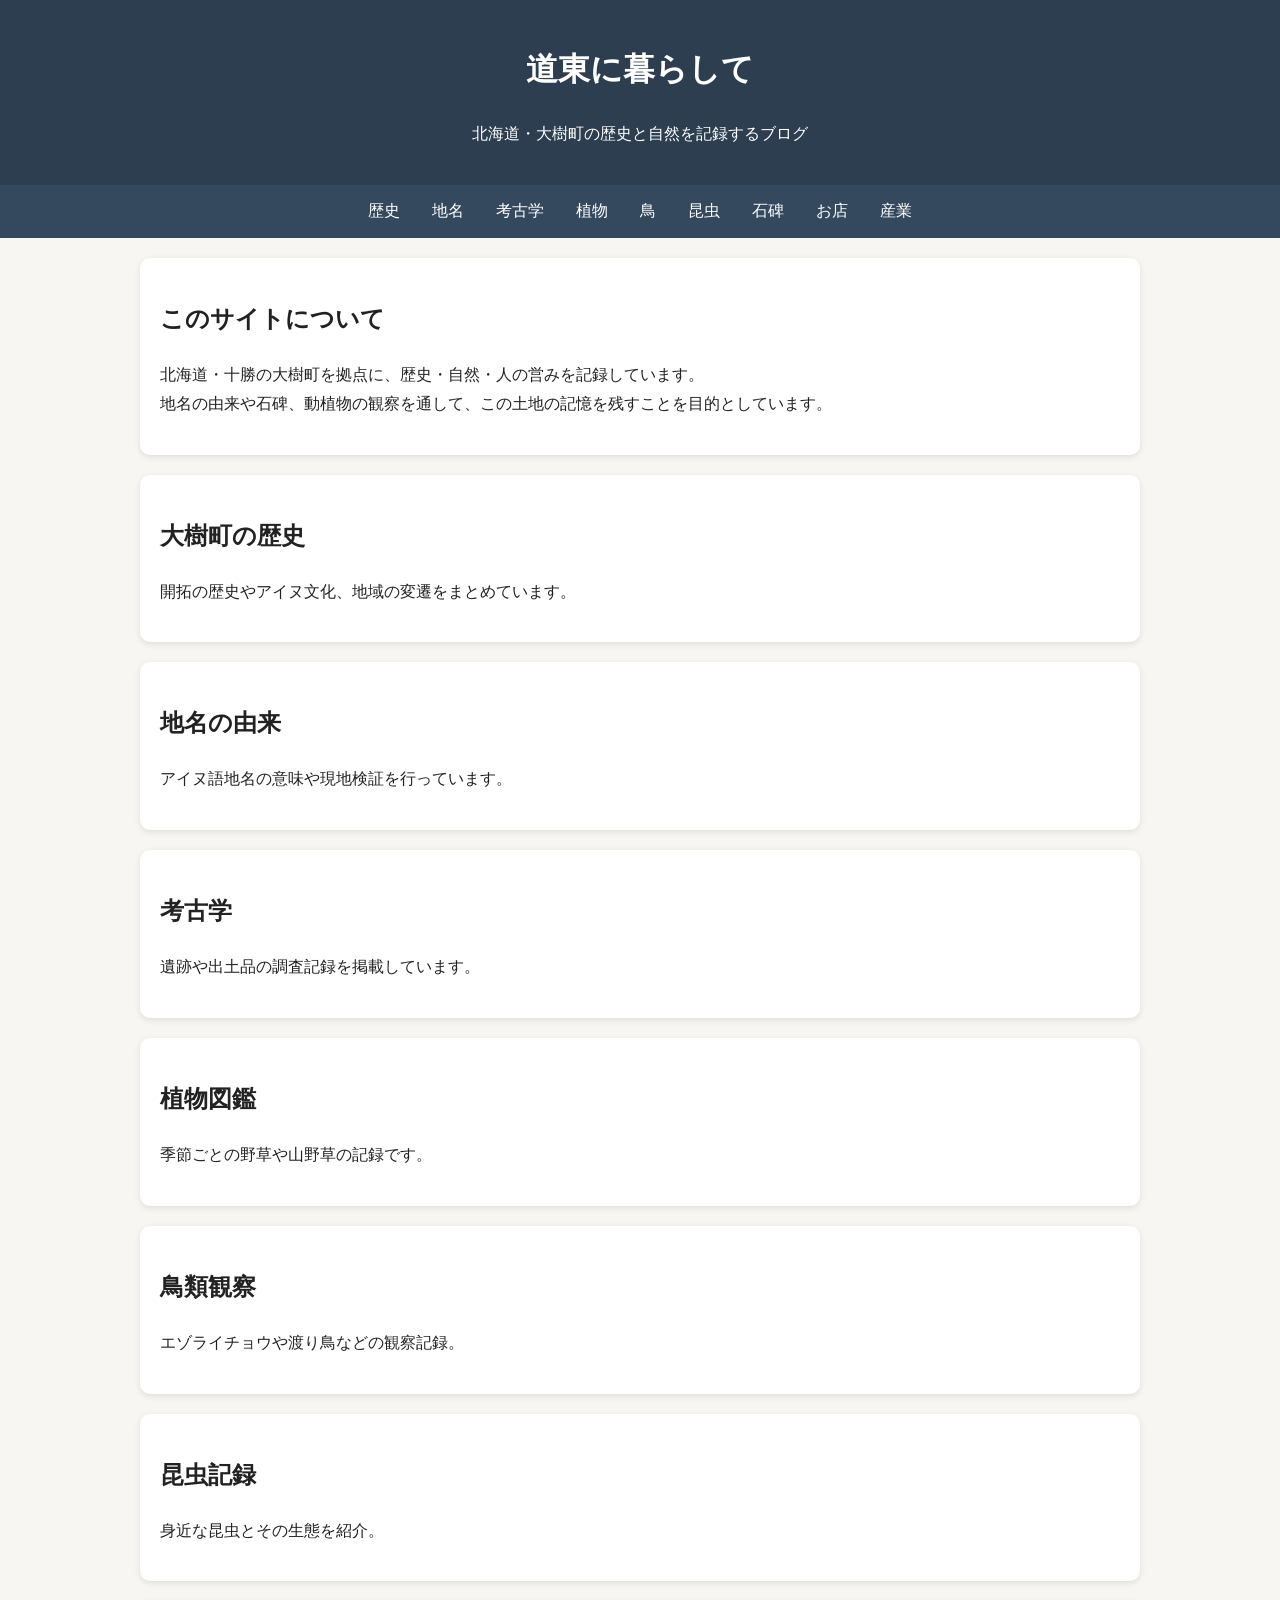
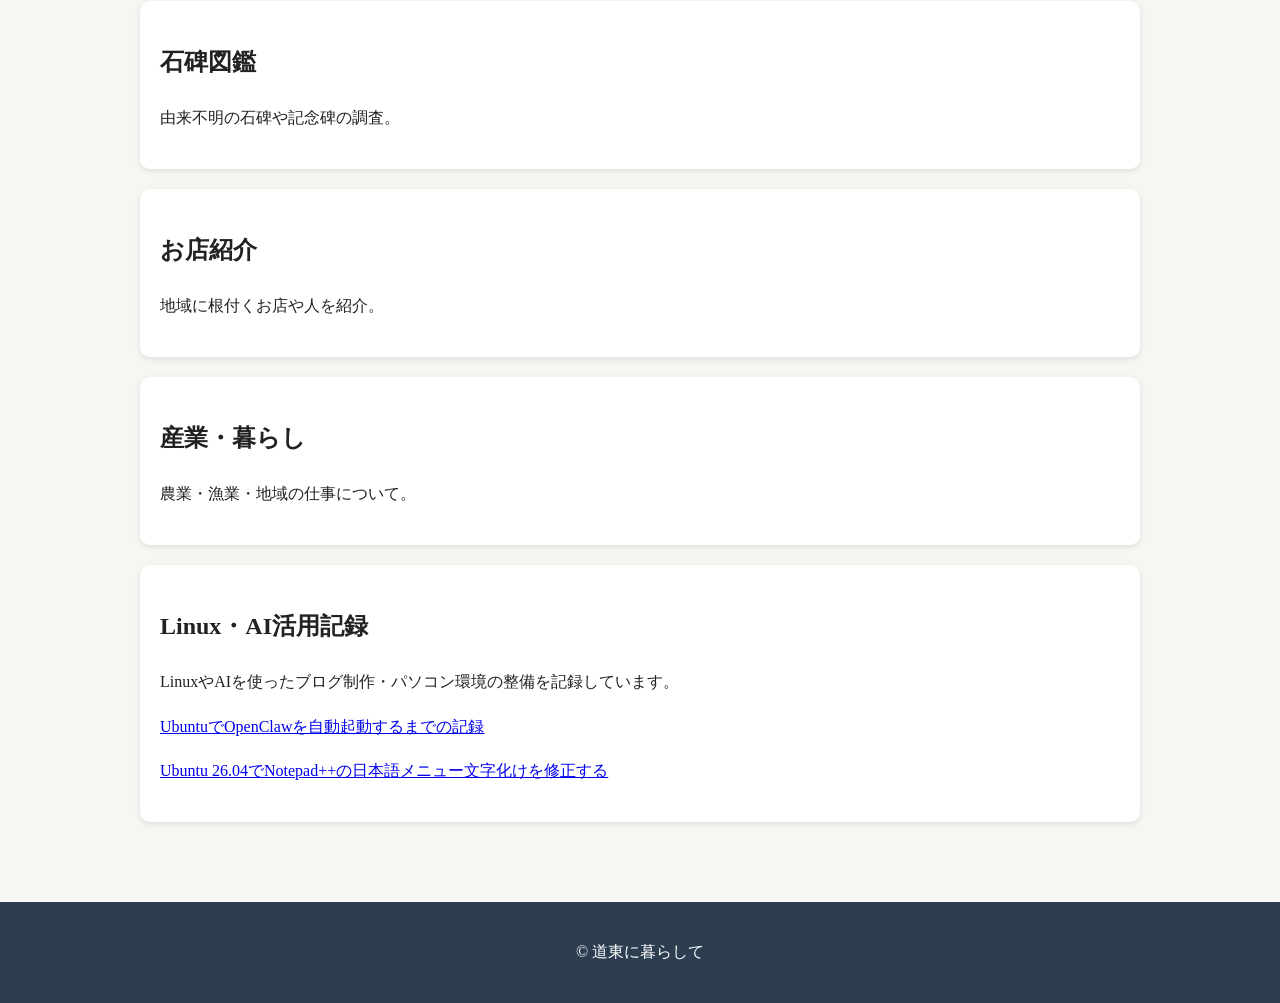
<file: index.html>
<!DOCTYPE html>
<html lang="ja">
<head>
  <meta charset="UTF-8">
  <meta name="viewport" content="width=device-width, initial-scale=1.0">
  <title>道東に暮らして</title>
  <style>
    body {
      font-family: "Hiragino Mincho ProN", "Yu Mincho", serif;
      margin: 0;
      background: #f8f6f2;
      color: #222;
      line-height: 1.8;
    }
    header {
      background: #2c3e50;
      color: white;
      padding: 20px;
      text-align: center;
    }
    nav {
      background: #34495e;
      display: flex;
      flex-wrap: wrap;
      justify-content: center;
    }
    nav a {
      color: white;
      padding: 12px 16px;
      text-decoration: none;
    }
    nav a:hover {
      background: #2c3e50;
    }
    .container {
      max-width: 1000px;
      margin: auto;
      padding: 20px;
    }
    .card {
      background: white;
      margin-bottom: 20px;
      padding: 20px;
      border-radius: 10px;
      box-shadow: 0 2px 6px rgba(0,0,0,0.1);
    }
    footer {
      text-align: center;
      padding: 20px;
      background: #2c3e50;
      color: white;
      margin-top: 40px;
    }
  </style>
</head>
<body>

<header>
  <h1>道東に暮らして</h1>
  <p>北海道・大樹町の歴史と自然を記録するブログ</p>
</header>

<nav>
  <a href="#history">歴史</a>
  <a href="#place">地名</a>
  <a href="#archaeology">考古学</a>
  <a href="#plants">植物</a>
  <a href="#birds">鳥</a>
  <a href="#insects">昆虫</a>
  <a href="#stone">石碑</a>
  <a href="#shops">お店</a>
  <a href="#industry">産業</a>
</nav>

<div class="container">

  <div class="card" id="top">
    <h2>このサイトについて</h2>
    <p>
      北海道・十勝の大樹町を拠点に、歴史・自然・人の営みを記録しています。<br>
      地名の由来や石碑、動植物の観察を通して、この土地の記憶を残すことを目的としています。
    </p>
  </div>

  <div class="card" id="history">
    <h2>大樹町の歴史</h2>
    <p>開拓の歴史やアイヌ文化、地域の変遷をまとめています。</p>
  </div>

  <div class="card" id="place">
    <h2>地名の由来</h2>
    <p>アイヌ語地名の意味や現地検証を行っています。</p>
  </div>

  <div class="card" id="archaeology">
    <h2>考古学</h2>
    <p>遺跡や出土品の調査記録を掲載しています。</p>
  </div>

  <div class="card" id="plants">
    <h2>植物図鑑</h2>
    <p>季節ごとの野草や山野草の記録です。</p>
  </div>

  <div class="card" id="birds">
    <h2>鳥類観察</h2>
    <p>エゾライチョウや渡り鳥などの観察記録。</p>
  </div>

  <div class="card" id="insects">
    <h2>昆虫記録</h2>
    <p>身近な昆虫とその生態を紹介。</p>
  </div>

  <div class="card" id="stone">
    <h2>石碑図鑑</h2>
    <p>由来不明の石碑や記念碑の調査。</p>
  </div>

  <div class="card" id="shops">
    <h2>お店紹介</h2>
    <p>地域に根付くお店や人を紹介。</p>
  </div>

  <div class="card" id="industry">
    <h2>産業・暮らし</h2>
    <p>農業・漁業・地域の仕事について。</p>
  </div>


  <div class="card" id="linux-ai">
    <h2>Linux・AI活用記録</h2>
    <p>LinuxやAIを使ったブログ制作・パソコン環境の整備を記録しています。</p>
    <p><a href="articles/openclaw-setup.html">UbuntuでOpenClawを自動起動するまでの記録</a></p>
<p><a href="articles/ubuntu-notepadpp-japanese-fix.html">Ubuntu 26.04でNotepad++の日本語メニュー文字化けを修正する</a></p>
  </div>

</div>

<footer>
  <p>© 道東に暮らして</p>
</footer>

</body>
</html>
</file>
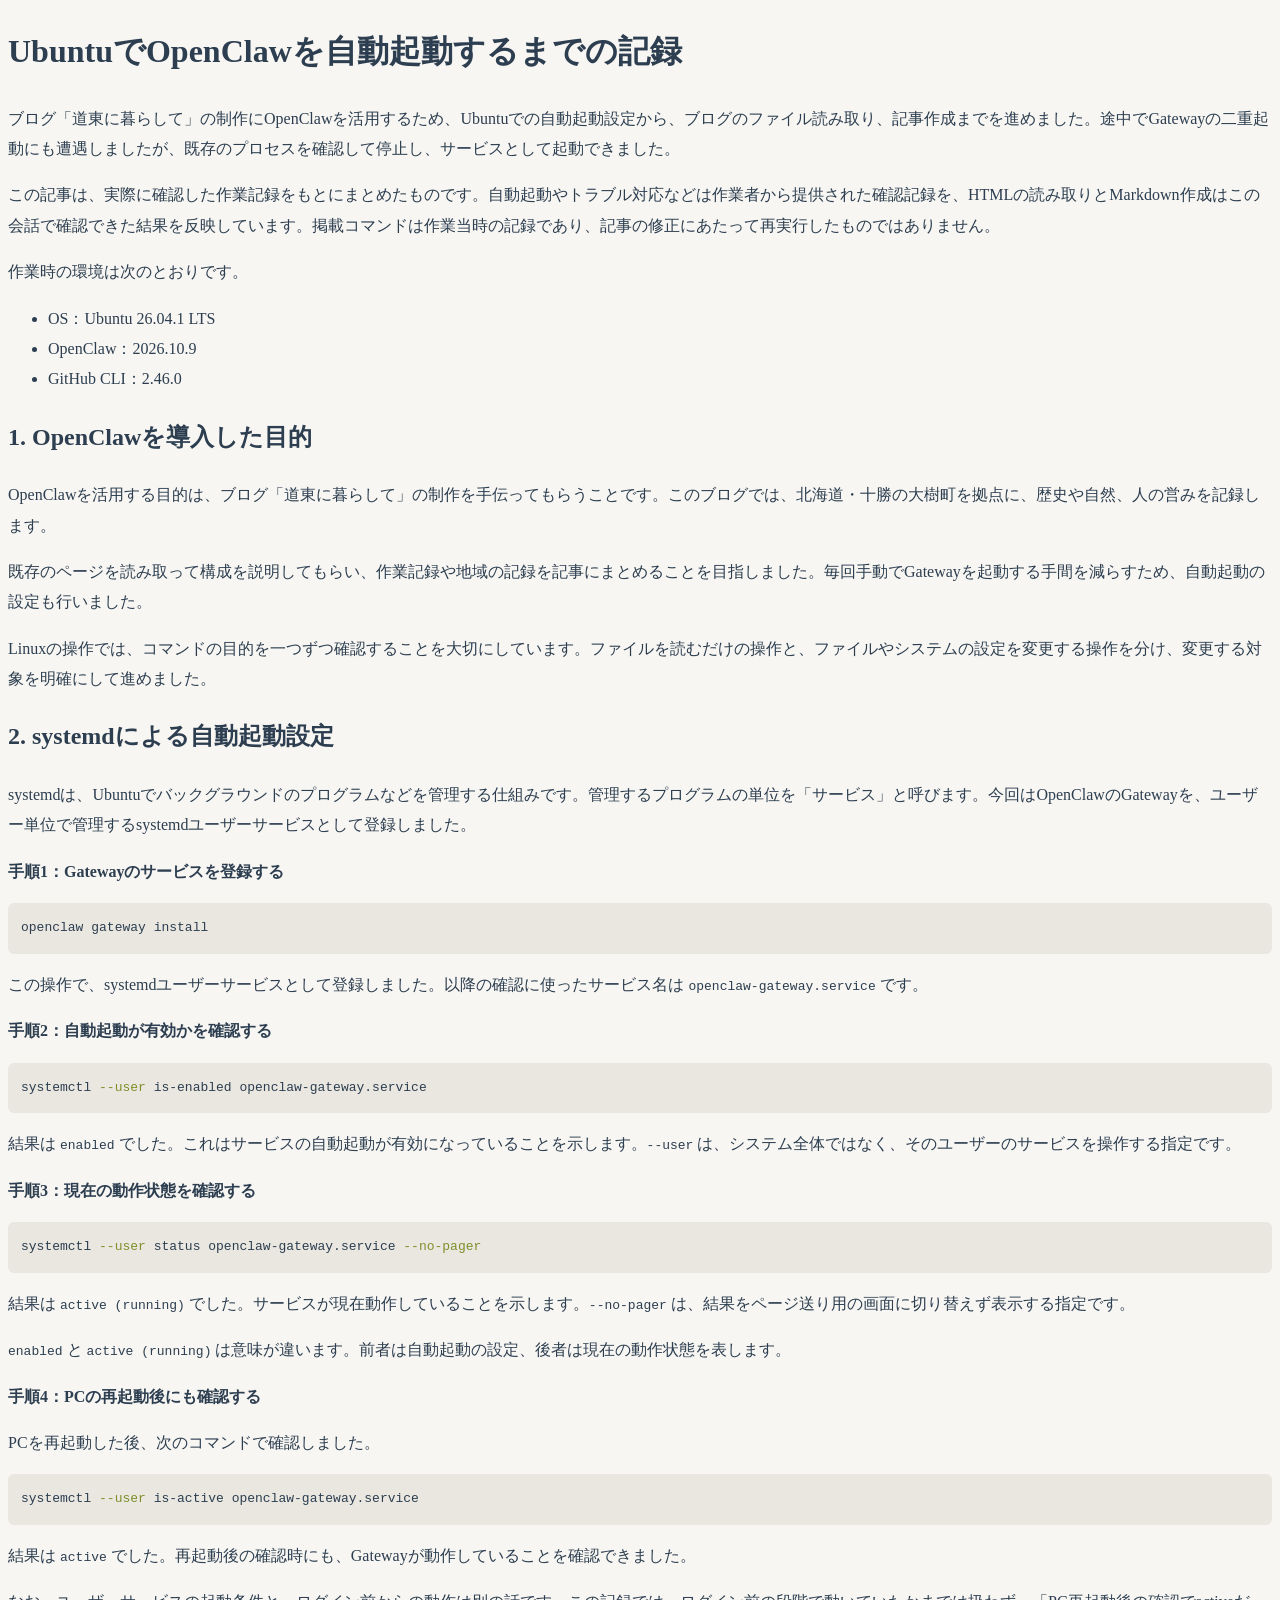
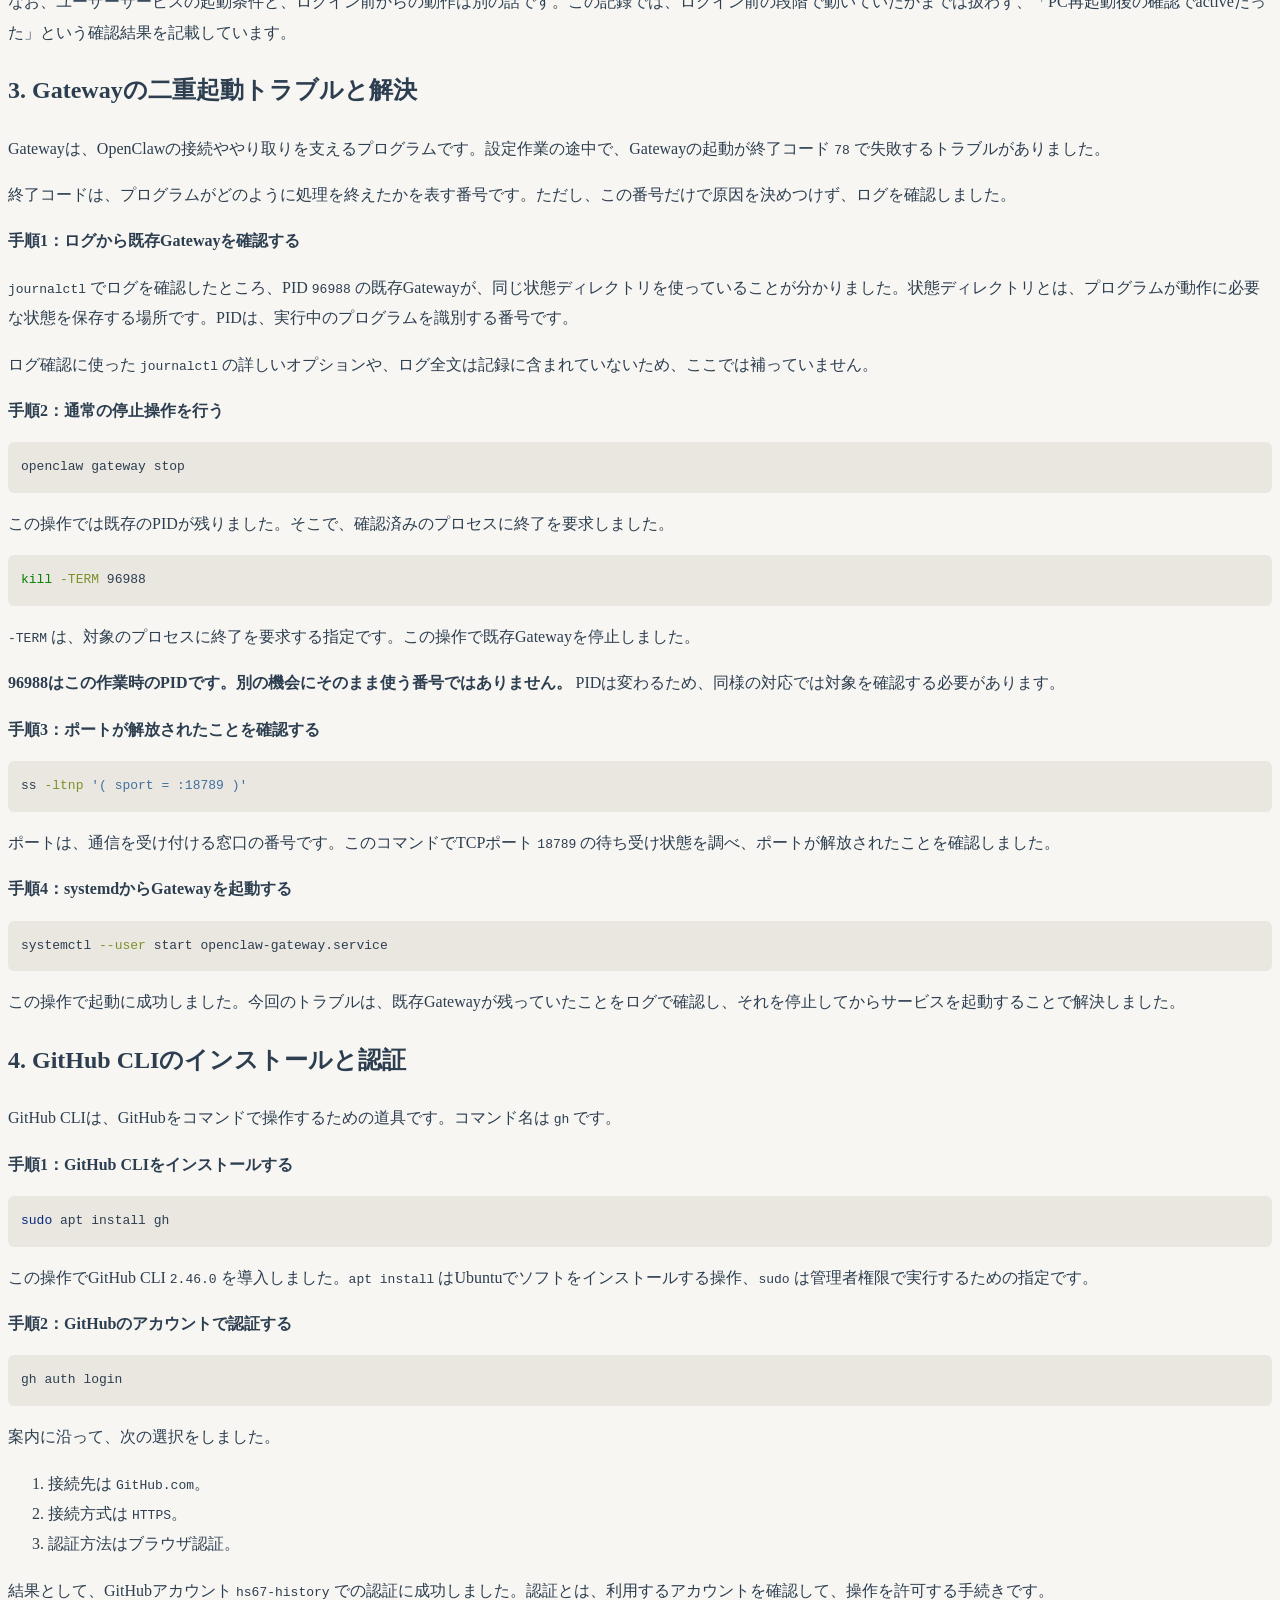
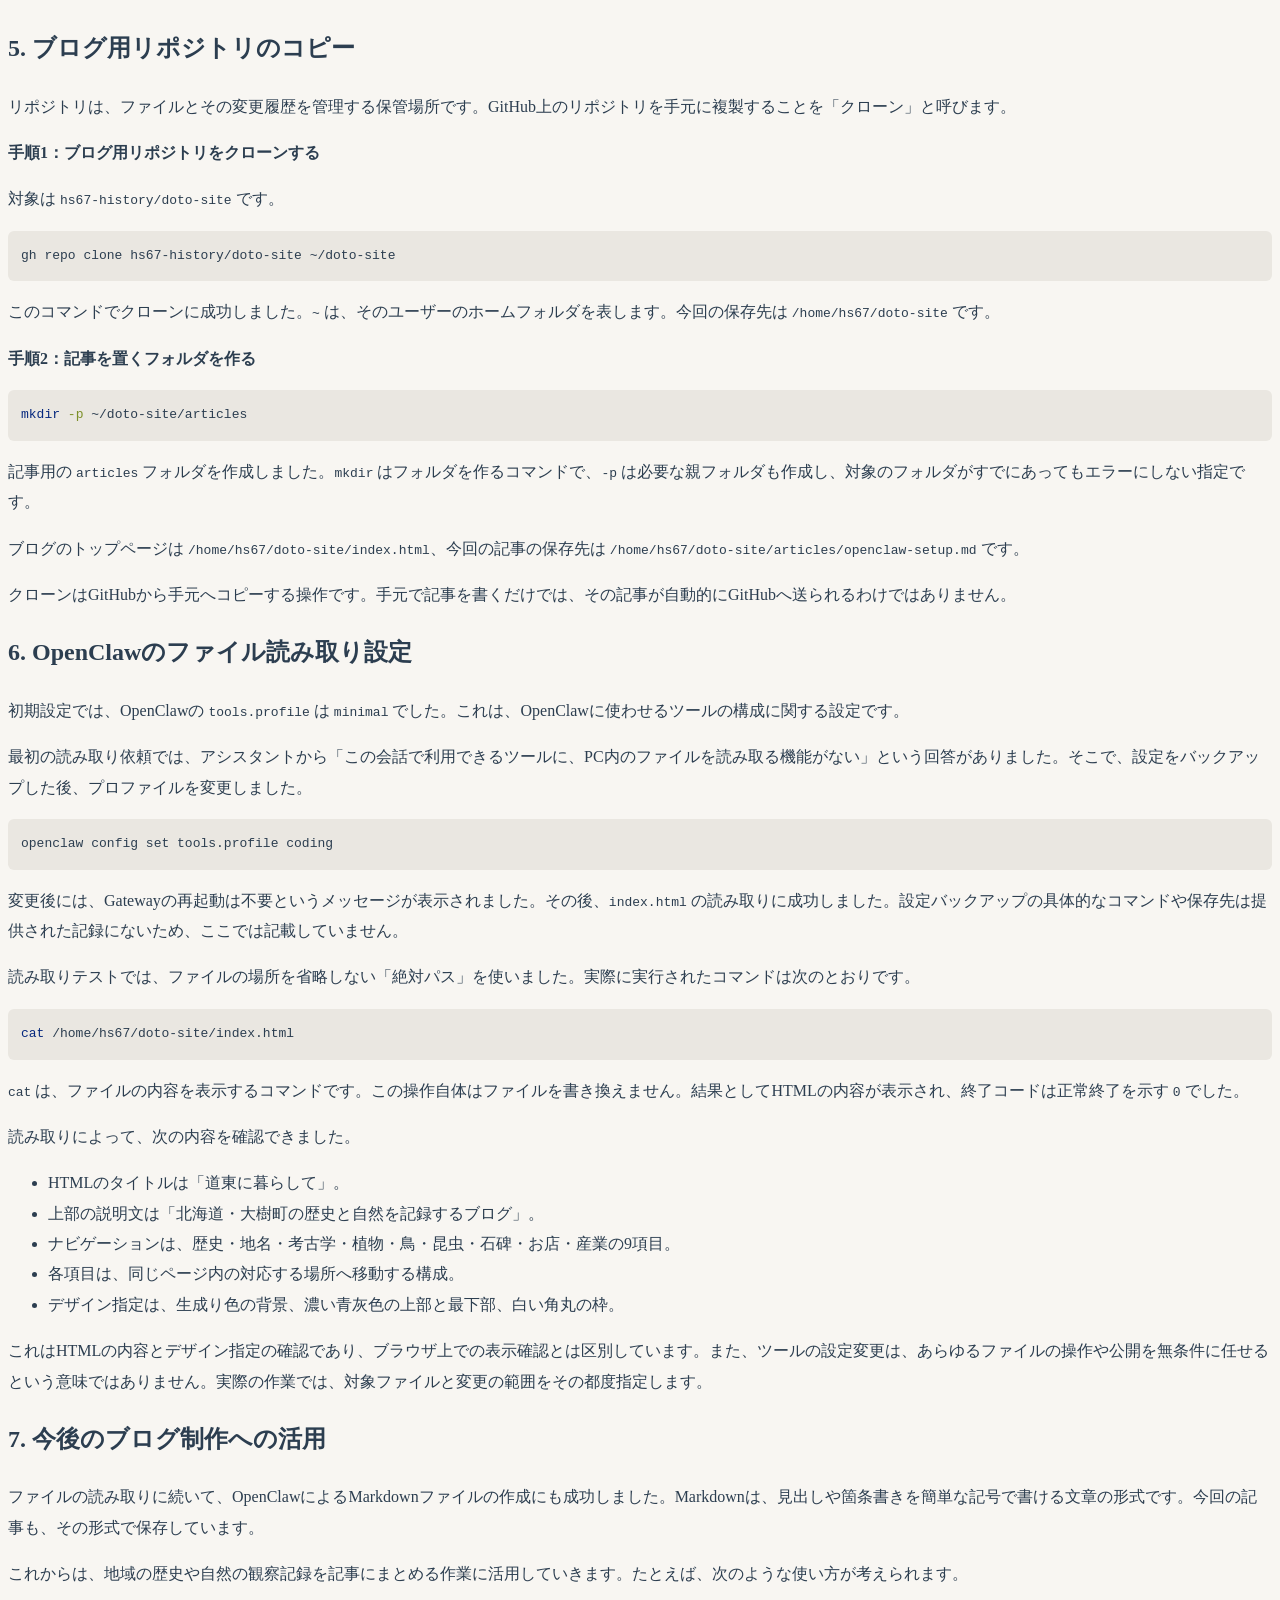
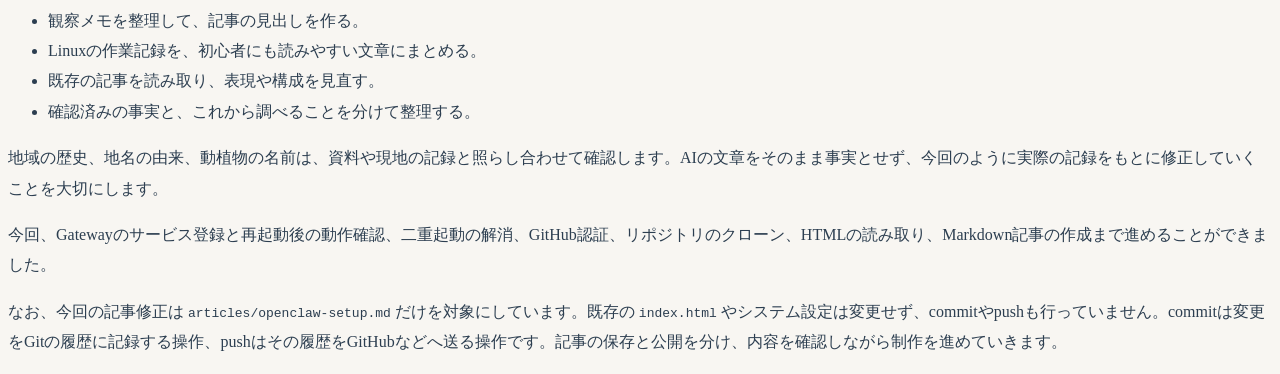
<file: articles/openclaw-setup.html>
<!DOCTYPE html>
<html xmlns="http://www.w3.org/1999/xhtml" lang="" xml:lang="">
<head>
  <meta charset="utf-8" />
  <meta name="generator" content="pandoc" />
  <meta name="viewport" content="width=device-width, initial-scale=1.0, user-scalable=yes" />
  <title>UbuntuでOpenClawを自動起動するまでの記録</title>
  <style>
    code{white-space: pre-wrap;}
    span.smallcaps{font-variant: small-caps;}
    div.columns{display: flex; gap: min(4vw, 1.5em);}
    div.column{flex: auto; overflow-x: auto;}
    div.hanging-indent{margin-left: 1.5em; text-indent: -1.5em;}
    /* The extra [class] is a hack that increases specificity enough to
       override a similar rule in reveal.js */
    ul.task-list[class]{list-style: none;}
    ul.task-list li input[type="checkbox"] {
      font-size: inherit;
      width: 0.8em;
      margin: 0 0.8em 0.2em -1.6em;
      vertical-align: middle;
    }
    .display.math{display: block; text-align: center; margin: 0.5rem auto;}
    /* CSS for syntax highlighting */
    html { -webkit-text-size-adjust: 100%; }
    pre > code.sourceCode { white-space: pre; position: relative; }
    pre > code.sourceCode > span { display: inline-block; line-height: 1.25; }
    pre > code.sourceCode > span:empty { height: 1.2em; }
    .sourceCode { overflow: visible; }
    code.sourceCode > span { color: inherit; text-decoration: inherit; }
    div.sourceCode { margin: 1em 0; }
    pre.sourceCode { margin: 0; }
    @media screen {
    div.sourceCode { overflow: auto; }
    }
    @media print {
    pre > code.sourceCode { white-space: pre-wrap; }
    pre > code.sourceCode > span { text-indent: -5em; padding-left: 5em; }
    }
    pre.numberSource code
      { counter-reset: source-line 0; }
    pre.numberSource code > span
      { position: relative; left: -4em; counter-increment: source-line; }
    pre.numberSource code > span > a:first-child::before
      { content: counter(source-line);
        position: relative; left: -1em; text-align: right; vertical-align: baseline;
        border: none; display: inline-block;
        -webkit-touch-callout: none; -webkit-user-select: none;
        -khtml-user-select: none; -moz-user-select: none;
        -ms-user-select: none; user-select: none;
        padding: 0 4px; width: 4em;
        color: #aaaaaa;
      }
    pre.numberSource { margin-left: 3em; border-left: 1px solid #aaaaaa;  padding-left: 4px; }
    div.sourceCode
      {   }
    @media screen {
    pre > code.sourceCode > span > a:first-child::before { text-decoration: underline; }
    }
    code span.al { color: #ff0000; font-weight: bold; } /* Alert */
    code span.an { color: #60a0b0; font-weight: bold; font-style: italic; } /* Annotation */
    code span.at { color: #7d9029; } /* Attribute */
    code span.bn { color: #40a070; } /* BaseN */
    code span.bu { color: #008000; } /* BuiltIn */
    code span.cf { color: #007020; font-weight: bold; } /* ControlFlow */
    code span.ch { color: #4070a0; } /* Char */
    code span.cn { color: #880000; } /* Constant */
    code span.co { color: #60a0b0; font-style: italic; } /* Comment */
    code span.cv { color: #60a0b0; font-weight: bold; font-style: italic; } /* CommentVar */
    code span.do { color: #ba2121; font-style: italic; } /* Documentation */
    code span.dt { color: #902000; } /* DataType */
    code span.dv { color: #40a070; } /* DecVal */
    code span.er { color: #ff0000; font-weight: bold; } /* Error */
    code span.ex { } /* Extension */
    code span.fl { color: #40a070; } /* Float */
    code span.fu { color: #06287e; } /* Function */
    code span.im { color: #008000; font-weight: bold; } /* Import */
    code span.in { color: #60a0b0; font-weight: bold; font-style: italic; } /* Information */
    code span.kw { color: #007020; font-weight: bold; } /* Keyword */
    code span.op { color: #666666; } /* Operator */
    code span.ot { color: #007020; } /* Other */
    code span.pp { color: #bc7a00; } /* Preprocessor */
    code span.sc { color: #4070a0; } /* SpecialChar */
    code span.ss { color: #bb6688; } /* SpecialString */
    code span.st { color: #4070a0; } /* String */
    code span.va { color: #19177c; } /* Variable */
    code span.vs { color: #4070a0; } /* VerbatimString */
    code span.wa { color: #60a0b0; font-weight: bold; font-style: italic; } /* Warning */
  </style>
  <link rel="stylesheet" href="style.css" />
</head>
<body>
<h1
id="ubuntuでopenclawを自動起動するまでの記録">UbuntuでOpenClawを自動起動するまでの記録</h1>
<p>ブログ「道東に暮らして」の制作にOpenClawを活用するため、Ubuntuでの自動起動設定から、ブログのファイル読み取り、記事作成までを進めました。途中でGatewayの二重起動にも遭遇しましたが、既存のプロセスを確認して停止し、サービスとして起動できました。</p>
<p>この記事は、実際に確認した作業記録をもとにまとめたものです。自動起動やトラブル対応などは作業者から提供された確認記録を、HTMLの読み取りとMarkdown作成はこの会話で確認できた結果を反映しています。掲載コマンドは作業当時の記録であり、記事の修正にあたって再実行したものではありません。</p>
<p>作業時の環境は次のとおりです。</p>
<ul>
<li>OS：Ubuntu 26.04.1 LTS</li>
<li>OpenClaw：2026.10.9</li>
<li>GitHub CLI：2.46.0</li>
</ul>
<h2 id="openclawを導入した目的">1. OpenClawを導入した目的</h2>
<p>OpenClawを活用する目的は、ブログ「道東に暮らして」の制作を手伝ってもらうことです。このブログでは、北海道・十勝の大樹町を拠点に、歴史や自然、人の営みを記録します。</p>
<p>既存のページを読み取って構成を説明してもらい、作業記録や地域の記録を記事にまとめることを目指しました。毎回手動でGatewayを起動する手間を減らすため、自動起動の設定も行いました。</p>
<p>Linuxの操作では、コマンドの目的を一つずつ確認することを大切にしています。ファイルを読むだけの操作と、ファイルやシステムの設定を変更する操作を分け、変更する対象を明確にして進めました。</p>
<h2 id="systemdによる自動起動設定">2. systemdによる自動起動設定</h2>
<p>systemdは、Ubuntuでバックグラウンドのプログラムなどを管理する仕組みです。管理するプログラムの単位を「サービス」と呼びます。今回はOpenClawのGatewayを、ユーザー単位で管理するsystemdユーザーサービスとして登録しました。</p>
<p><strong>手順1：Gatewayのサービスを登録する</strong></p>
<div class="sourceCode" id="cb1"><pre
class="sourceCode bash"><code class="sourceCode bash"><span id="cb1-1"><a href="#cb1-1" aria-hidden="true" tabindex="-1"></a><span class="ex">openclaw</span> gateway install</span></code></pre></div>
<p>この操作で、systemdユーザーサービスとして登録しました。以降の確認に使ったサービス名は
<code>openclaw-gateway.service</code> です。</p>
<p><strong>手順2：自動起動が有効かを確認する</strong></p>
<div class="sourceCode" id="cb2"><pre
class="sourceCode bash"><code class="sourceCode bash"><span id="cb2-1"><a href="#cb2-1" aria-hidden="true" tabindex="-1"></a><span class="ex">systemctl</span> <span class="at">--user</span> is-enabled openclaw-gateway.service</span></code></pre></div>
<p>結果は <code>enabled</code>
でした。これはサービスの自動起動が有効になっていることを示します。<code>--user</code>
は、システム全体ではなく、そのユーザーのサービスを操作する指定です。</p>
<p><strong>手順3：現在の動作状態を確認する</strong></p>
<div class="sourceCode" id="cb3"><pre
class="sourceCode bash"><code class="sourceCode bash"><span id="cb3-1"><a href="#cb3-1" aria-hidden="true" tabindex="-1"></a><span class="ex">systemctl</span> <span class="at">--user</span> status openclaw-gateway.service <span class="at">--no-pager</span></span></code></pre></div>
<p>結果は <code>active (running)</code>
でした。サービスが現在動作していることを示します。<code>--no-pager</code>
は、結果をページ送り用の画面に切り替えず表示する指定です。</p>
<p><code>enabled</code> と <code>active (running)</code>
は意味が違います。前者は自動起動の設定、後者は現在の動作状態を表します。</p>
<p><strong>手順4：PCの再起動後にも確認する</strong></p>
<p>PCを再起動した後、次のコマンドで確認しました。</p>
<div class="sourceCode" id="cb4"><pre
class="sourceCode bash"><code class="sourceCode bash"><span id="cb4-1"><a href="#cb4-1" aria-hidden="true" tabindex="-1"></a><span class="ex">systemctl</span> <span class="at">--user</span> is-active openclaw-gateway.service</span></code></pre></div>
<p>結果は <code>active</code>
でした。再起動後の確認時にも、Gatewayが動作していることを確認できました。</p>
<p>なお、ユーザーサービスの起動条件と、ログイン前からの動作は別の話です。この記録では、ログイン前の段階で動いていたかまでは扱わず、「PC再起動後の確認でactiveだった」という確認結果を記載しています。</p>
<h2 id="gatewayの二重起動トラブルと解決">3.
Gatewayの二重起動トラブルと解決</h2>
<p>Gatewayは、OpenClawの接続ややり取りを支えるプログラムです。設定作業の途中で、Gatewayの起動が終了コード
<code>78</code> で失敗するトラブルがありました。</p>
<p>終了コードは、プログラムがどのように処理を終えたかを表す番号です。ただし、この番号だけで原因を決めつけず、ログを確認しました。</p>
<p><strong>手順1：ログから既存Gatewayを確認する</strong></p>
<p><code>journalctl</code> でログを確認したところ、PID
<code>96988</code>
の既存Gatewayが、同じ状態ディレクトリを使っていることが分かりました。状態ディレクトリとは、プログラムが動作に必要な状態を保存する場所です。PIDは、実行中のプログラムを識別する番号です。</p>
<p>ログ確認に使った <code>journalctl</code>
の詳しいオプションや、ログ全文は記録に含まれていないため、ここでは補っていません。</p>
<p><strong>手順2：通常の停止操作を行う</strong></p>
<div class="sourceCode" id="cb5"><pre
class="sourceCode bash"><code class="sourceCode bash"><span id="cb5-1"><a href="#cb5-1" aria-hidden="true" tabindex="-1"></a><span class="ex">openclaw</span> gateway stop</span></code></pre></div>
<p>この操作では既存のPIDが残りました。そこで、確認済みのプロセスに終了を要求しました。</p>
<div class="sourceCode" id="cb6"><pre
class="sourceCode bash"><code class="sourceCode bash"><span id="cb6-1"><a href="#cb6-1" aria-hidden="true" tabindex="-1"></a><span class="bu">kill</span> <span class="at">-TERM</span> 96988</span></code></pre></div>
<p><code>-TERM</code>
は、対象のプロセスに終了を要求する指定です。この操作で既存Gatewayを停止しました。</p>
<p><strong>96988はこの作業時のPIDです。別の機会にそのまま使う番号ではありません。</strong>
PIDは変わるため、同様の対応では対象を確認する必要があります。</p>
<p><strong>手順3：ポートが解放されたことを確認する</strong></p>
<div class="sourceCode" id="cb7"><pre
class="sourceCode bash"><code class="sourceCode bash"><span id="cb7-1"><a href="#cb7-1" aria-hidden="true" tabindex="-1"></a><span class="ex">ss</span> <span class="at">-ltnp</span> <span class="st">&#39;( sport = :18789 )&#39;</span></span></code></pre></div>
<p>ポートは、通信を受け付ける窓口の番号です。このコマンドでTCPポート
<code>18789</code>
の待ち受け状態を調べ、ポートが解放されたことを確認しました。</p>
<p><strong>手順4：systemdからGatewayを起動する</strong></p>
<div class="sourceCode" id="cb8"><pre
class="sourceCode bash"><code class="sourceCode bash"><span id="cb8-1"><a href="#cb8-1" aria-hidden="true" tabindex="-1"></a><span class="ex">systemctl</span> <span class="at">--user</span> start openclaw-gateway.service</span></code></pre></div>
<p>この操作で起動に成功しました。今回のトラブルは、既存Gatewayが残っていたことをログで確認し、それを停止してからサービスを起動することで解決しました。</p>
<h2 id="github-cliのインストールと認証">4. GitHub
CLIのインストールと認証</h2>
<p>GitHub CLIは、GitHubをコマンドで操作するための道具です。コマンド名は
<code>gh</code> です。</p>
<p><strong>手順1：GitHub CLIをインストールする</strong></p>
<div class="sourceCode" id="cb9"><pre
class="sourceCode bash"><code class="sourceCode bash"><span id="cb9-1"><a href="#cb9-1" aria-hidden="true" tabindex="-1"></a><span class="fu">sudo</span> apt install gh</span></code></pre></div>
<p>この操作でGitHub CLI <code>2.46.0</code>
を導入しました。<code>apt install</code>
はUbuntuでソフトをインストールする操作、<code>sudo</code>
は管理者権限で実行するための指定です。</p>
<p><strong>手順2：GitHubのアカウントで認証する</strong></p>
<div class="sourceCode" id="cb10"><pre
class="sourceCode bash"><code class="sourceCode bash"><span id="cb10-1"><a href="#cb10-1" aria-hidden="true" tabindex="-1"></a><span class="ex">gh</span> auth login</span></code></pre></div>
<p>案内に沿って、次の選択をしました。</p>
<ol type="1">
<li>接続先は <code>GitHub.com</code>。</li>
<li>接続方式は <code>HTTPS</code>。</li>
<li>認証方法はブラウザ認証。</li>
</ol>
<p>結果として、GitHubアカウント <code>hs67-history</code>
での認証に成功しました。認証とは、利用するアカウントを確認して、操作を許可する手続きです。</p>
<h2 id="ブログ用リポジトリのコピー">5. ブログ用リポジトリのコピー</h2>
<p>リポジトリは、ファイルとその変更履歴を管理する保管場所です。GitHub上のリポジトリを手元に複製することを「クローン」と呼びます。</p>
<p><strong>手順1：ブログ用リポジトリをクローンする</strong></p>
<p>対象は <code>hs67-history/doto-site</code> です。</p>
<div class="sourceCode" id="cb11"><pre
class="sourceCode bash"><code class="sourceCode bash"><span id="cb11-1"><a href="#cb11-1" aria-hidden="true" tabindex="-1"></a><span class="ex">gh</span> repo clone hs67-history/doto-site ~/doto-site</span></code></pre></div>
<p>このコマンドでクローンに成功しました。<code>~</code>
は、そのユーザーのホームフォルダを表します。今回の保存先は
<code>/home/hs67/doto-site</code> です。</p>
<p><strong>手順2：記事を置くフォルダを作る</strong></p>
<div class="sourceCode" id="cb12"><pre
class="sourceCode bash"><code class="sourceCode bash"><span id="cb12-1"><a href="#cb12-1" aria-hidden="true" tabindex="-1"></a><span class="fu">mkdir</span> <span class="at">-p</span> ~/doto-site/articles</span></code></pre></div>
<p>記事用の <code>articles</code>
フォルダを作成しました。<code>mkdir</code>
はフォルダを作るコマンドで、<code>-p</code>
は必要な親フォルダも作成し、対象のフォルダがすでにあってもエラーにしない指定です。</p>
<p>ブログのトップページは
<code>/home/hs67/doto-site/index.html</code>、今回の記事の保存先は
<code>/home/hs67/doto-site/articles/openclaw-setup.md</code> です。</p>
<p>クローンはGitHubから手元へコピーする操作です。手元で記事を書くだけでは、その記事が自動的にGitHubへ送られるわけではありません。</p>
<h2 id="openclawのファイル読み取り設定">6.
OpenClawのファイル読み取り設定</h2>
<p>初期設定では、OpenClawの <code>tools.profile</code> は
<code>minimal</code>
でした。これは、OpenClawに使わせるツールの構成に関する設定です。</p>
<p>最初の読み取り依頼では、アシスタントから「この会話で利用できるツールに、PC内のファイルを読み取る機能がない」という回答がありました。そこで、設定をバックアップした後、プロファイルを変更しました。</p>
<div class="sourceCode" id="cb13"><pre
class="sourceCode bash"><code class="sourceCode bash"><span id="cb13-1"><a href="#cb13-1" aria-hidden="true" tabindex="-1"></a><span class="ex">openclaw</span> config set tools.profile coding</span></code></pre></div>
<p>変更後には、Gatewayの再起動は不要というメッセージが表示されました。その後、<code>index.html</code>
の読み取りに成功しました。設定バックアップの具体的なコマンドや保存先は提供された記録にないため、ここでは記載していません。</p>
<p>読み取りテストでは、ファイルの場所を省略しない「絶対パス」を使いました。実際に実行されたコマンドは次のとおりです。</p>
<div class="sourceCode" id="cb14"><pre
class="sourceCode bash"><code class="sourceCode bash"><span id="cb14-1"><a href="#cb14-1" aria-hidden="true" tabindex="-1"></a><span class="fu">cat</span> /home/hs67/doto-site/index.html</span></code></pre></div>
<p><code>cat</code>
は、ファイルの内容を表示するコマンドです。この操作自体はファイルを書き換えません。結果としてHTMLの内容が表示され、終了コードは正常終了を示す
<code>0</code> でした。</p>
<p>読み取りによって、次の内容を確認できました。</p>
<ul>
<li>HTMLのタイトルは「道東に暮らして」。</li>
<li>上部の説明文は「北海道・大樹町の歴史と自然を記録するブログ」。</li>
<li>ナビゲーションは、歴史・地名・考古学・植物・鳥・昆虫・石碑・お店・産業の9項目。</li>
<li>各項目は、同じページ内の対応する場所へ移動する構成。</li>
<li>デザイン指定は、生成り色の背景、濃い青灰色の上部と最下部、白い角丸の枠。</li>
</ul>
<p>これはHTMLの内容とデザイン指定の確認であり、ブラウザ上での表示確認とは区別しています。また、ツールの設定変更は、あらゆるファイルの操作や公開を無条件に任せるという意味ではありません。実際の作業では、対象ファイルと変更の範囲をその都度指定します。</p>
<h2 id="今後のブログ制作への活用">7. 今後のブログ制作への活用</h2>
<p>ファイルの読み取りに続いて、OpenClawによるMarkdownファイルの作成にも成功しました。Markdownは、見出しや箇条書きを簡単な記号で書ける文章の形式です。今回の記事も、その形式で保存しています。</p>
<p>これからは、地域の歴史や自然の観察記録を記事にまとめる作業に活用していきます。たとえば、次のような使い方が考えられます。</p>
<ul>
<li>観察メモを整理して、記事の見出しを作る。</li>
<li>Linuxの作業記録を、初心者にも読みやすい文章にまとめる。</li>
<li>既存の記事を読み取り、表現や構成を見直す。</li>
<li>確認済みの事実と、これから調べることを分けて整理する。</li>
</ul>
<p>地域の歴史、地名の由来、動植物の名前は、資料や現地の記録と照らし合わせて確認します。AIの文章をそのまま事実とせず、今回のように実際の記録をもとに修正していくことを大切にします。</p>
<p>今回、Gatewayのサービス登録と再起動後の動作確認、二重起動の解消、GitHub認証、リポジトリのクローン、HTMLの読み取り、Markdown記事の作成まで進めることができました。</p>
<p>なお、今回の記事修正は <code>articles/openclaw-setup.md</code>
だけを対象にしています。既存の <code>index.html</code>
やシステム設定は変更せず、commitやpushも行っていません。commitは変更をGitの履歴に記録する操作、pushはその履歴をGitHubなどへ送る操作です。記事の保存と公開を分け、内容を確認しながら制作を進めていきます。</p>
</body>
</html>
</file>
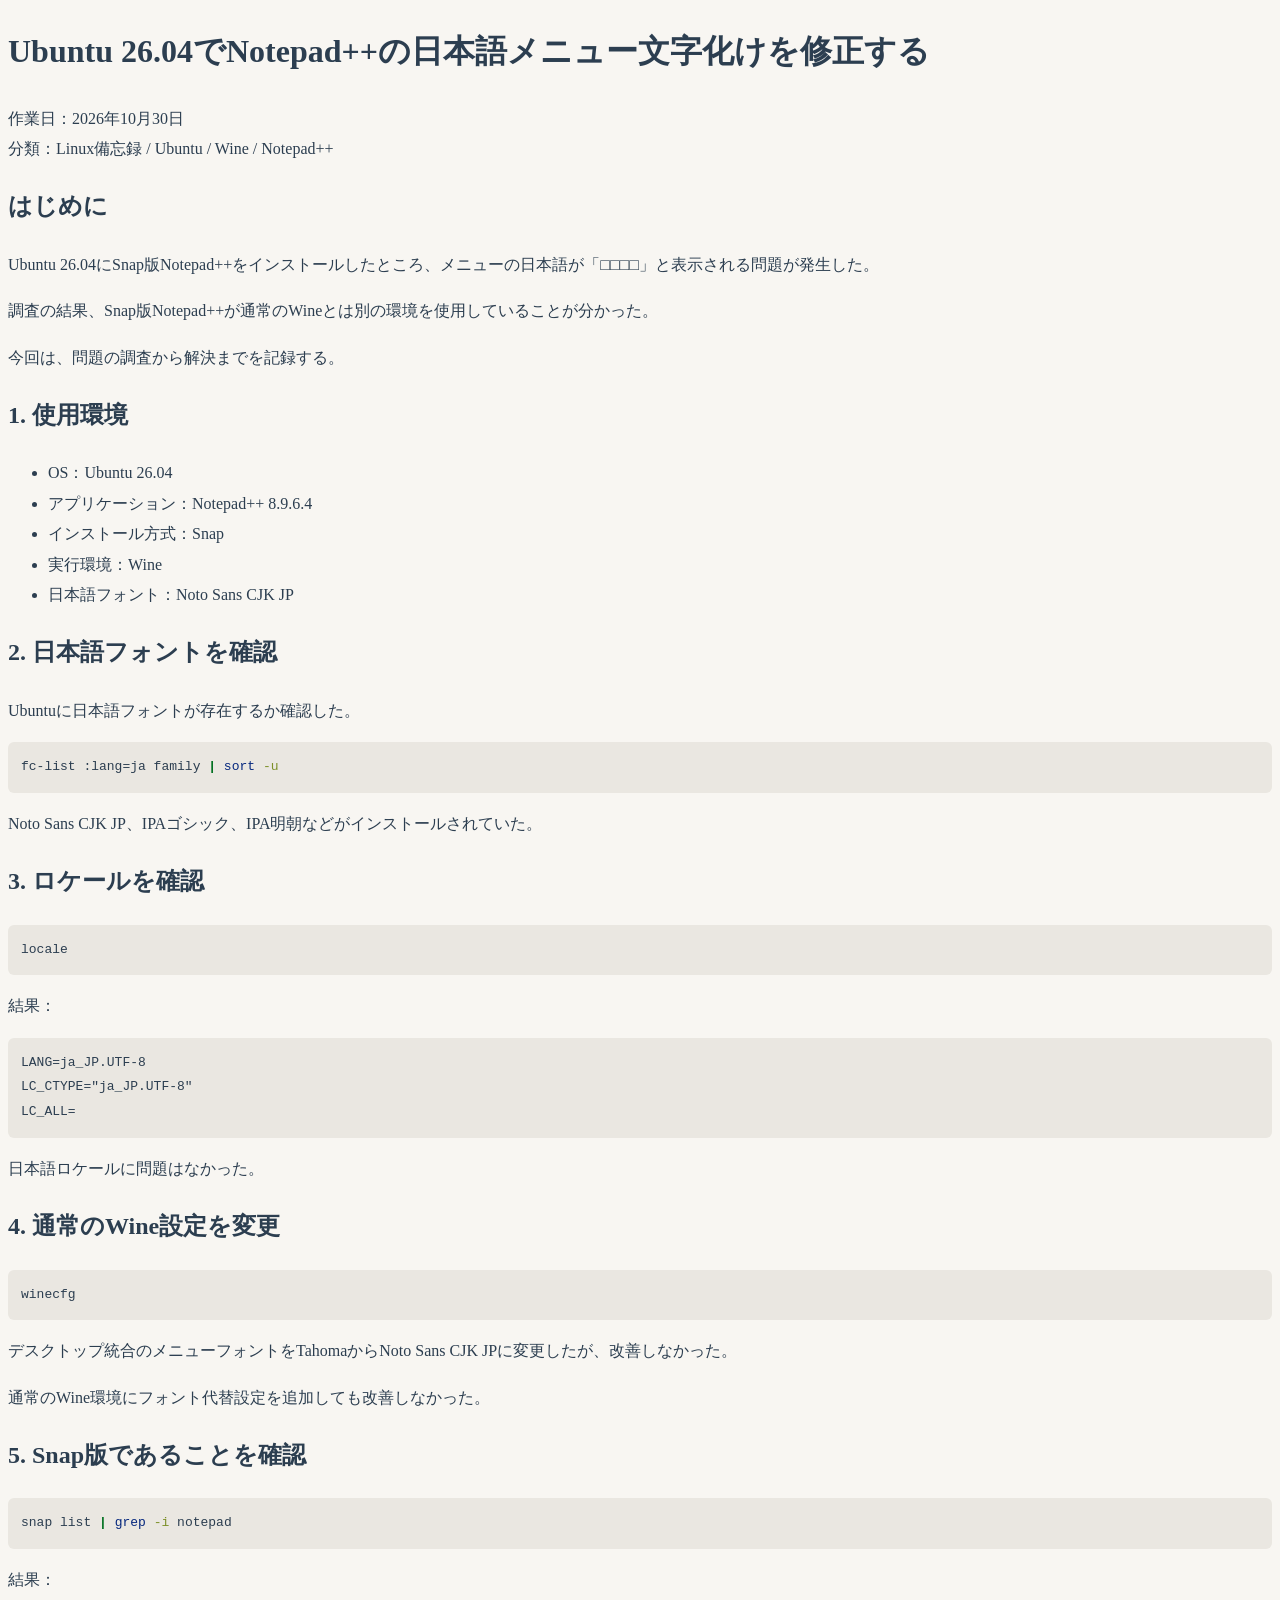
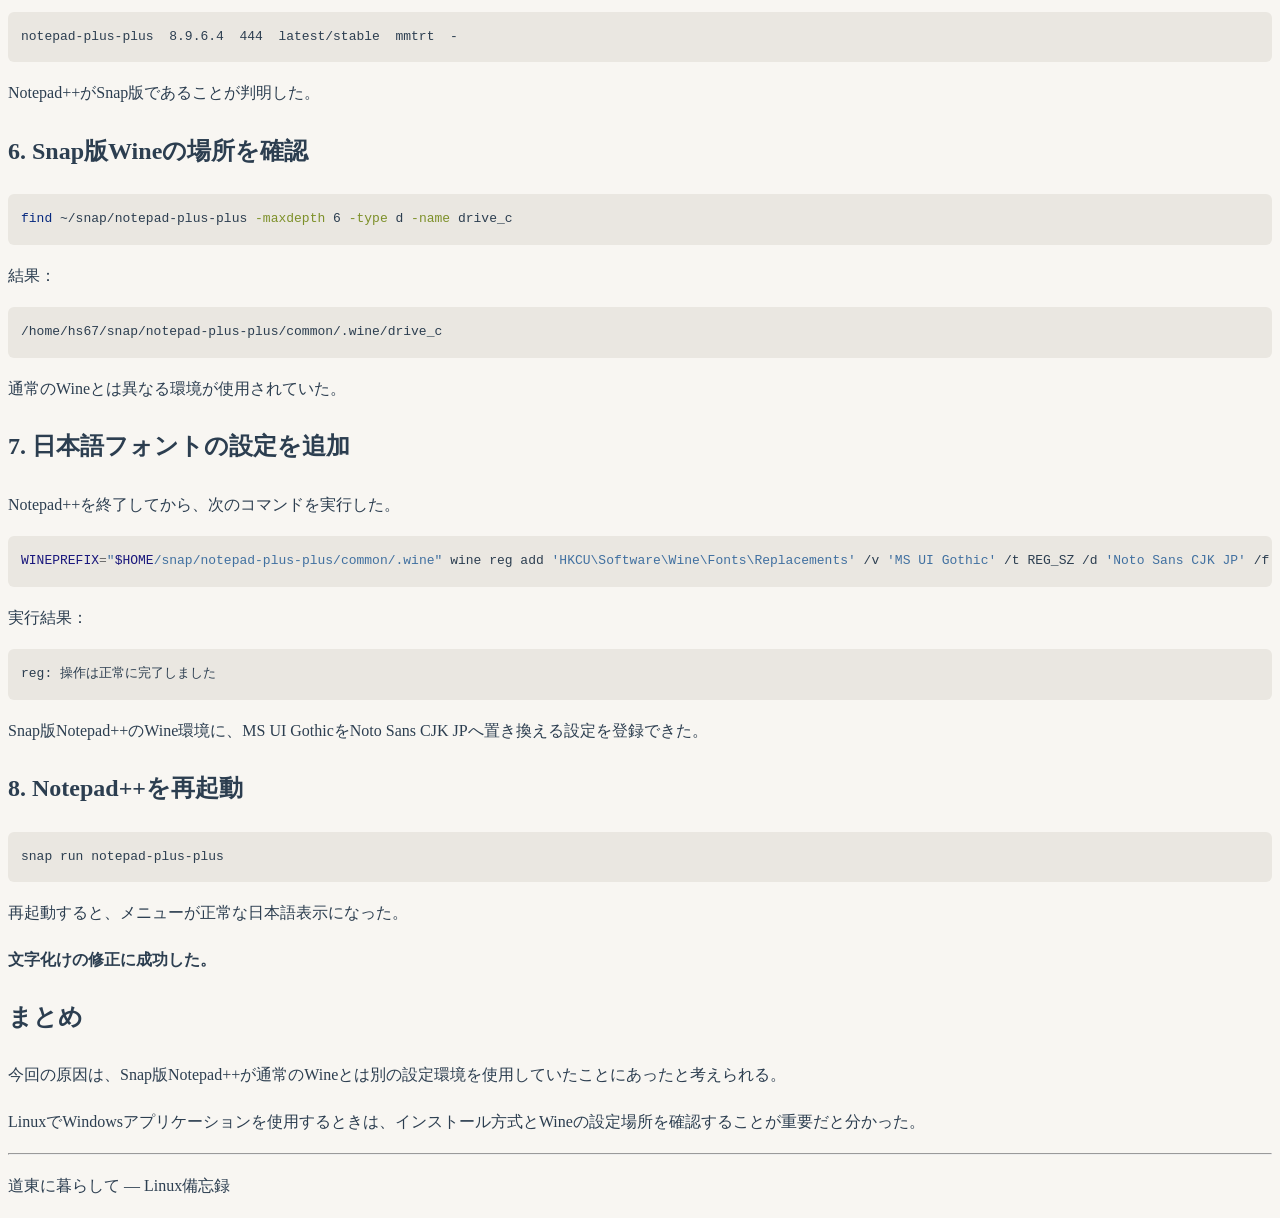
<file: articles/ubuntu-notepadpp-japanese-fix.html>
<!DOCTYPE html>
<html xmlns="http://www.w3.org/1999/xhtml" lang="" xml:lang="">
<head>
  <meta charset="utf-8" />
  <meta name="generator" content="pandoc" />
  <meta name="viewport" content="width=device-width, initial-scale=1.0, user-scalable=yes" />
  <title>Ubuntu
26.04でNotepad++の日本語メニュー文字化けを修正する</title>
  <style>
    code{white-space: pre-wrap;}
    span.smallcaps{font-variant: small-caps;}
    div.columns{display: flex; gap: min(4vw, 1.5em);}
    div.column{flex: auto; overflow-x: auto;}
    div.hanging-indent{margin-left: 1.5em; text-indent: -1.5em;}
    /* The extra [class] is a hack that increases specificity enough to
       override a similar rule in reveal.js */
    ul.task-list[class]{list-style: none;}
    ul.task-list li input[type="checkbox"] {
      font-size: inherit;
      width: 0.8em;
      margin: 0 0.8em 0.2em -1.6em;
      vertical-align: middle;
    }
    .display.math{display: block; text-align: center; margin: 0.5rem auto;}
    /* CSS for syntax highlighting */
    html { -webkit-text-size-adjust: 100%; }
    pre > code.sourceCode { white-space: pre; position: relative; }
    pre > code.sourceCode > span { display: inline-block; line-height: 1.25; }
    pre > code.sourceCode > span:empty { height: 1.2em; }
    .sourceCode { overflow: visible; }
    code.sourceCode > span { color: inherit; text-decoration: inherit; }
    div.sourceCode { margin: 1em 0; }
    pre.sourceCode { margin: 0; }
    @media screen {
    div.sourceCode { overflow: auto; }
    }
    @media print {
    pre > code.sourceCode { white-space: pre-wrap; }
    pre > code.sourceCode > span { text-indent: -5em; padding-left: 5em; }
    }
    pre.numberSource code
      { counter-reset: source-line 0; }
    pre.numberSource code > span
      { position: relative; left: -4em; counter-increment: source-line; }
    pre.numberSource code > span > a:first-child::before
      { content: counter(source-line);
        position: relative; left: -1em; text-align: right; vertical-align: baseline;
        border: none; display: inline-block;
        -webkit-touch-callout: none; -webkit-user-select: none;
        -khtml-user-select: none; -moz-user-select: none;
        -ms-user-select: none; user-select: none;
        padding: 0 4px; width: 4em;
        color: #aaaaaa;
      }
    pre.numberSource { margin-left: 3em; border-left: 1px solid #aaaaaa;  padding-left: 4px; }
    div.sourceCode
      {   }
    @media screen {
    pre > code.sourceCode > span > a:first-child::before { text-decoration: underline; }
    }
    code span.al { color: #ff0000; font-weight: bold; } /* Alert */
    code span.an { color: #60a0b0; font-weight: bold; font-style: italic; } /* Annotation */
    code span.at { color: #7d9029; } /* Attribute */
    code span.bn { color: #40a070; } /* BaseN */
    code span.bu { color: #008000; } /* BuiltIn */
    code span.cf { color: #007020; font-weight: bold; } /* ControlFlow */
    code span.ch { color: #4070a0; } /* Char */
    code span.cn { color: #880000; } /* Constant */
    code span.co { color: #60a0b0; font-style: italic; } /* Comment */
    code span.cv { color: #60a0b0; font-weight: bold; font-style: italic; } /* CommentVar */
    code span.do { color: #ba2121; font-style: italic; } /* Documentation */
    code span.dt { color: #902000; } /* DataType */
    code span.dv { color: #40a070; } /* DecVal */
    code span.er { color: #ff0000; font-weight: bold; } /* Error */
    code span.ex { } /* Extension */
    code span.fl { color: #40a070; } /* Float */
    code span.fu { color: #06287e; } /* Function */
    code span.im { color: #008000; font-weight: bold; } /* Import */
    code span.in { color: #60a0b0; font-weight: bold; font-style: italic; } /* Information */
    code span.kw { color: #007020; font-weight: bold; } /* Keyword */
    code span.op { color: #666666; } /* Operator */
    code span.ot { color: #007020; } /* Other */
    code span.pp { color: #bc7a00; } /* Preprocessor */
    code span.sc { color: #4070a0; } /* SpecialChar */
    code span.ss { color: #bb6688; } /* SpecialString */
    code span.st { color: #4070a0; } /* String */
    code span.va { color: #19177c; } /* Variable */
    code span.vs { color: #4070a0; } /* VerbatimString */
    code span.wa { color: #60a0b0; font-weight: bold; font-style: italic; } /* Warning */
  </style>
  <link rel="stylesheet" href="style.css" />
</head>
<body>
<h1 id="ubuntu-26.04でnotepadの日本語メニュー文字化けを修正する">Ubuntu
26.04でNotepad++の日本語メニュー文字化けを修正する</h1>
<p>作業日：2026年10月30日<br />
分類：Linux備忘録 / Ubuntu / Wine / Notepad++</p>
<h2 id="はじめに">はじめに</h2>
<p>Ubuntu
26.04にSnap版Notepad++をインストールしたところ、メニューの日本語が「□□□□」と表示される問題が発生した。</p>
<p>調査の結果、Snap版Notepad++が通常のWineとは別の環境を使用していることが分かった。</p>
<p>今回は、問題の調査から解決までを記録する。</p>
<h2 id="使用環境">1. 使用環境</h2>
<ul>
<li>OS：Ubuntu 26.04</li>
<li>アプリケーション：Notepad++ 8.9.6.4</li>
<li>インストール方式：Snap</li>
<li>実行環境：Wine</li>
<li>日本語フォント：Noto Sans CJK JP</li>
</ul>
<h2 id="日本語フォントを確認">2. 日本語フォントを確認</h2>
<p>Ubuntuに日本語フォントが存在するか確認した。</p>
<div class="sourceCode" id="cb1"><pre
class="sourceCode bash"><code class="sourceCode bash"><span id="cb1-1"><a href="#cb1-1" aria-hidden="true" tabindex="-1"></a><span class="ex">fc-list</span> :lang=ja family <span class="kw">|</span> <span class="fu">sort</span> <span class="at">-u</span></span></code></pre></div>
<p>Noto Sans CJK
JP、IPAゴシック、IPA明朝などがインストールされていた。</p>
<h2 id="ロケールを確認">3. ロケールを確認</h2>
<div class="sourceCode" id="cb2"><pre
class="sourceCode bash"><code class="sourceCode bash"><span id="cb2-1"><a href="#cb2-1" aria-hidden="true" tabindex="-1"></a><span class="ex">locale</span></span></code></pre></div>
<p>結果：</p>
<pre class="text"><code>LANG=ja_JP.UTF-8
LC_CTYPE=&quot;ja_JP.UTF-8&quot;
LC_ALL=</code></pre>
<p>日本語ロケールに問題はなかった。</p>
<h2 id="通常のwine設定を変更">4. 通常のWine設定を変更</h2>
<div class="sourceCode" id="cb4"><pre
class="sourceCode bash"><code class="sourceCode bash"><span id="cb4-1"><a href="#cb4-1" aria-hidden="true" tabindex="-1"></a><span class="ex">winecfg</span></span></code></pre></div>
<p>デスクトップ統合のメニューフォントをTahomaからNoto Sans CJK
JPに変更したが、改善しなかった。</p>
<p>通常のWine環境にフォント代替設定を追加しても改善しなかった。</p>
<h2 id="snap版であることを確認">5. Snap版であることを確認</h2>
<div class="sourceCode" id="cb5"><pre
class="sourceCode bash"><code class="sourceCode bash"><span id="cb5-1"><a href="#cb5-1" aria-hidden="true" tabindex="-1"></a><span class="ex">snap</span> list <span class="kw">|</span> <span class="fu">grep</span> <span class="at">-i</span> notepad</span></code></pre></div>
<p>結果：</p>
<pre class="text"><code>notepad-plus-plus  8.9.6.4  444  latest/stable  mmtrt  -</code></pre>
<p>Notepad++がSnap版であることが判明した。</p>
<h2 id="snap版wineの場所を確認">6. Snap版Wineの場所を確認</h2>
<div class="sourceCode" id="cb7"><pre
class="sourceCode bash"><code class="sourceCode bash"><span id="cb7-1"><a href="#cb7-1" aria-hidden="true" tabindex="-1"></a><span class="fu">find</span> ~/snap/notepad-plus-plus <span class="at">-maxdepth</span> 6 <span class="at">-type</span> d <span class="at">-name</span> drive_c</span></code></pre></div>
<p>結果：</p>
<pre class="text"><code>/home/hs67/snap/notepad-plus-plus/common/.wine/drive_c</code></pre>
<p>通常のWineとは異なる環境が使用されていた。</p>
<h2 id="日本語フォントの設定を追加">7. 日本語フォントの設定を追加</h2>
<p>Notepad++を終了してから、次のコマンドを実行した。</p>
<div class="sourceCode" id="cb9"><pre
class="sourceCode bash"><code class="sourceCode bash"><span id="cb9-1"><a href="#cb9-1" aria-hidden="true" tabindex="-1"></a><span class="va">WINEPREFIX</span><span class="op">=</span><span class="st">&quot;</span><span class="va">$HOME</span><span class="st">/snap/notepad-plus-plus/common/.wine&quot;</span> <span class="ex">wine</span> reg add <span class="st">&#39;HKCU\Software\Wine\Fonts\Replacements&#39;</span> /v <span class="st">&#39;MS UI Gothic&#39;</span> /t REG_SZ /d <span class="st">&#39;Noto Sans CJK JP&#39;</span> /f</span></code></pre></div>
<p>実行結果：</p>
<pre class="text"><code>reg: 操作は正常に完了しました</code></pre>
<p>Snap版Notepad++のWine環境に、MS UI GothicをNoto Sans CJK
JPへ置き換える設定を登録できた。</p>
<h2 id="notepadを再起動">8. Notepad++を再起動</h2>
<div class="sourceCode" id="cb11"><pre
class="sourceCode bash"><code class="sourceCode bash"><span id="cb11-1"><a href="#cb11-1" aria-hidden="true" tabindex="-1"></a><span class="ex">snap</span> run notepad-plus-plus</span></code></pre></div>
<p>再起動すると、メニューが正常な日本語表示になった。</p>
<p><strong>文字化けの修正に成功した。</strong></p>
<h2 id="まとめ">まとめ</h2>
<p>今回の原因は、Snap版Notepad++が通常のWineとは別の設定環境を使用していたことにあったと考えられる。</p>
<p>LinuxでWindowsアプリケーションを使用するときは、インストール方式とWineの設定場所を確認することが重要だと分かった。</p>
<hr />
<p>道東に暮らして — Linux備忘録</p>
</body>
</html>
</file>
<file: articles/style.css>
body {
  font-family: "Noto Serif CJK JP", "Yu Mincho", serif;
  background-color: #f8f6f2;
  color: #2c3e50;
  line-height: 1.9;
}

h1, h2, h3 {
  color: #2c3e50;
}

a {
  color: #27658a;
}

pre {
  background: #eae7e1;
  padding: 1em;
  border-radius: 6px;
  overflow-x: auto;
}

code {
  overflow-wrap: anywhere;
}
</file>
